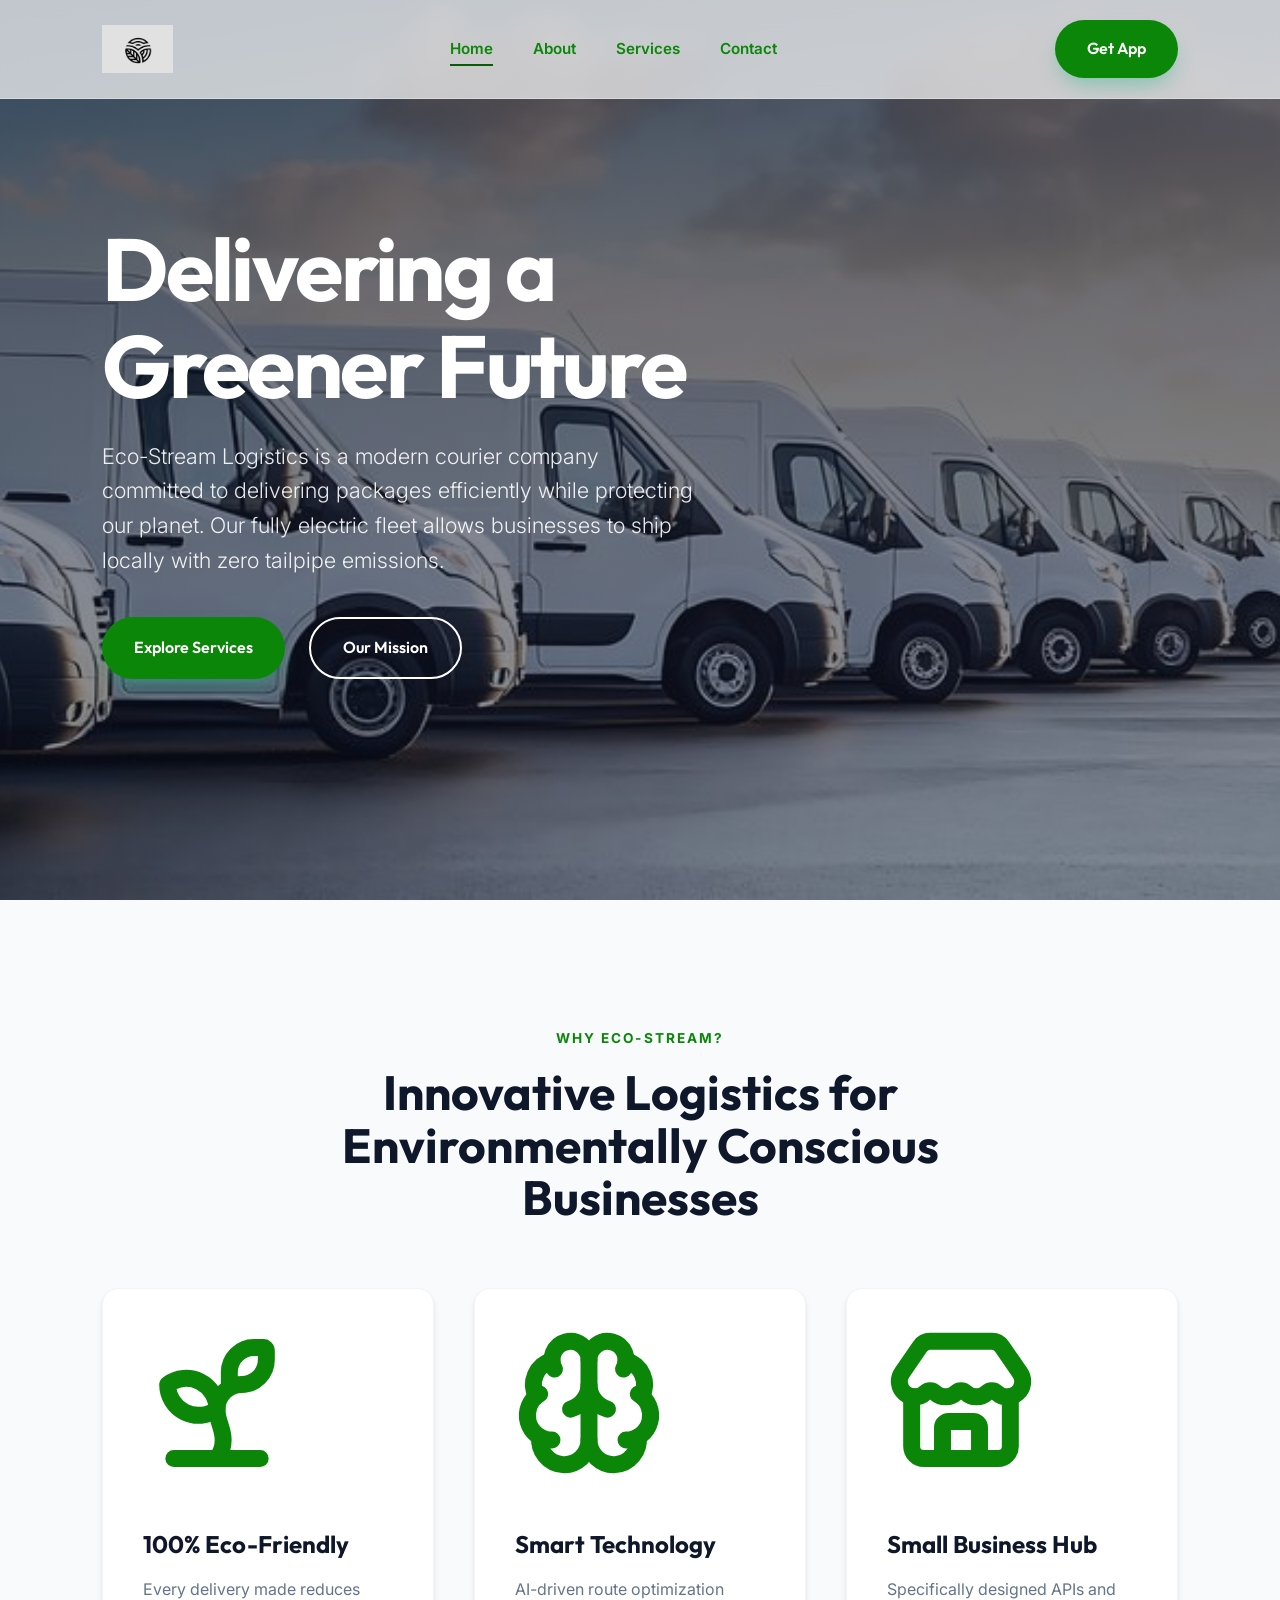
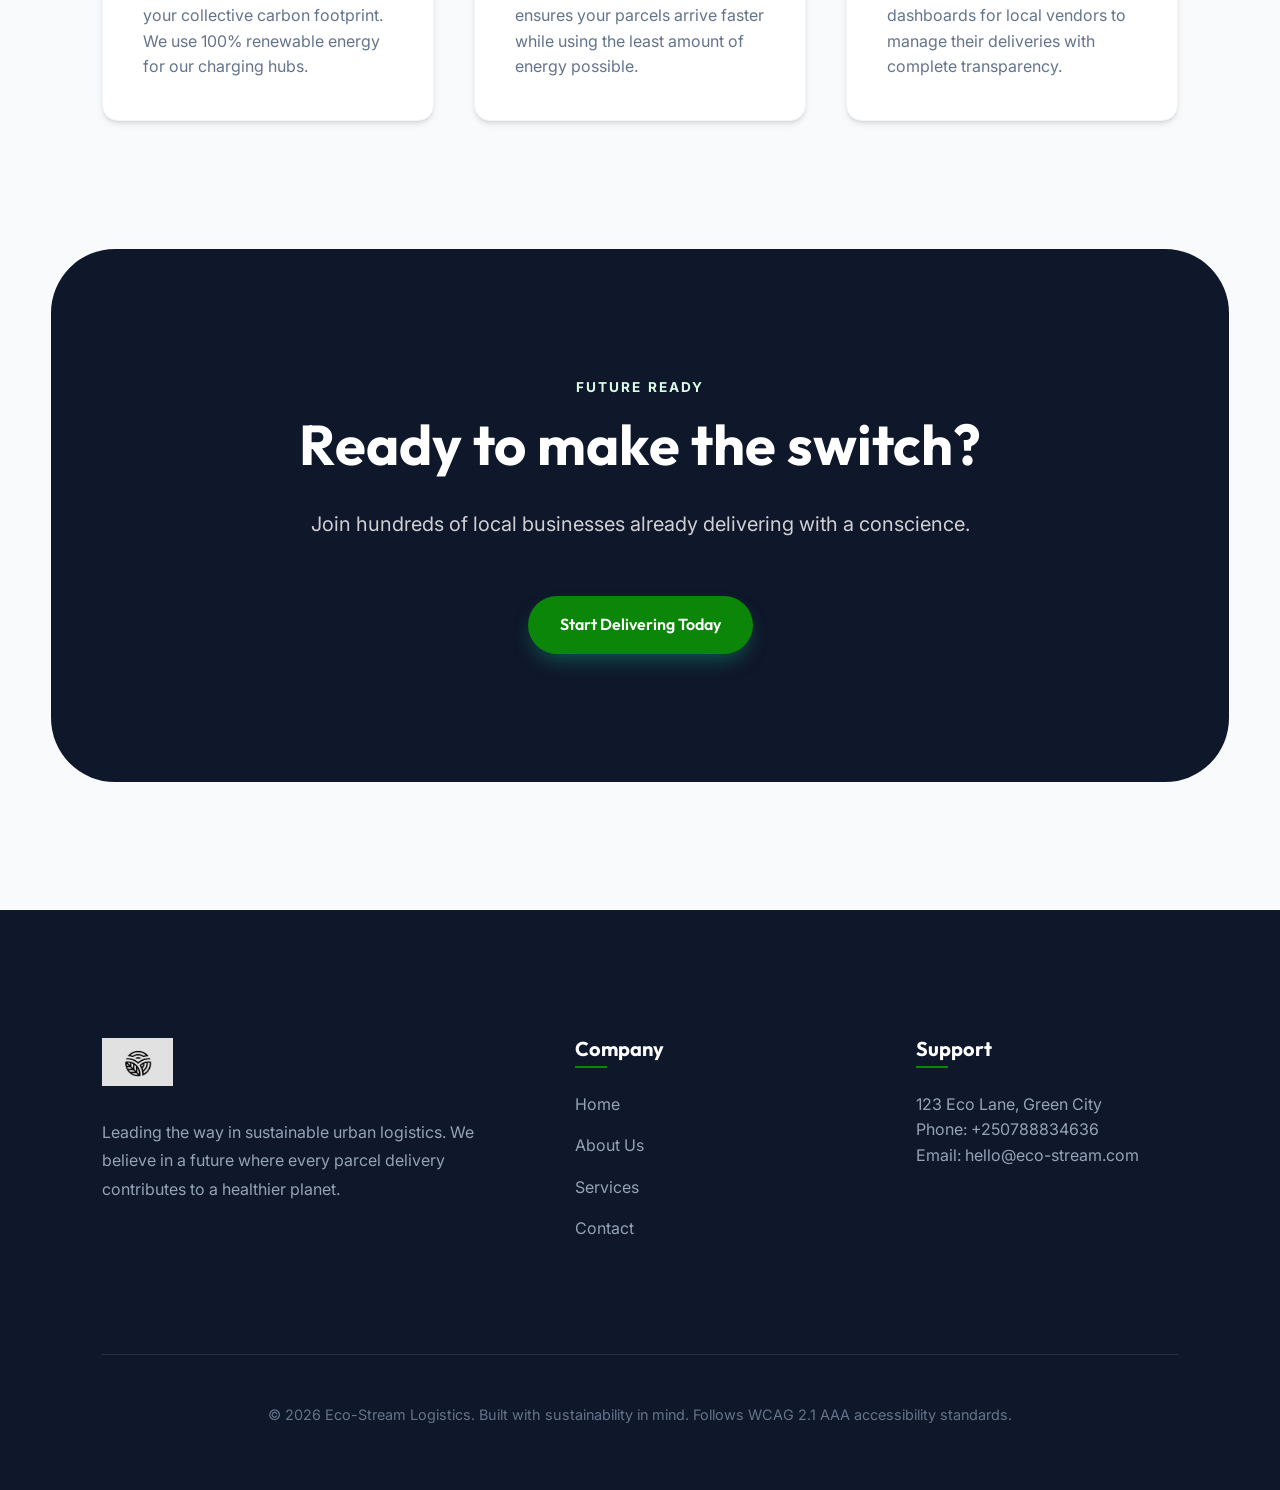
<file: index.html>
<!DOCTYPE html>
<html lang="en">

<head>
    <meta charset="UTF-8">
    <meta name="viewport" content="width=device-width, initial-scale=1.0">
    <meta name="description" content="Eco-Stream Logistics - Zero-emission courier services for a cleaner future.">
    <title>Eco-Stream Logistics | Premium Green Delivery</title>
    <link rel="stylesheet" href="style.css">
</head>

<body>
    <div id="preloader">
        <div class="preloader-content">
            <img src="assets/logo.jfif" alt="Eco-Stream Logo" class="preloader-logo">
            <div class="preloader-name">Eco-<span>Stream</span></div>
            <div class="loader-bar"></div>
        </div>
    </div>

    <nav>
        <a href="index.html" class="logo">
            <img src="assets/logo.jfif" alt="Eco-Stream Logo">
        </a>
        <ul class="nav-links">
            <li><a href="index.html">Home</a></li>
            <li><a href="about.html">About</a></li>
            <li><a href="services.html">Services</a></li>
            <li><a href="contact.html">Contact</a></li>
        </ul>
        <a href="signin.html" class="btn btn-primary">Get App</a>
    </nav>

    <header class="hero">
        <div class="hero-content">
            <h1>Delivering a <br><span>Greener</span> Future</h1>
            <p>Eco-Stream Logistics is a modern courier company committed to delivering packages efficiently while
                protecting our planet. Our fully electric fleet allows businesses to ship locally with zero tailpipe
                emissions.</p>
            <div style="display: flex; gap: 1.5rem; flex-wrap: wrap;">
                <a href="services.html" class="btn btn-primary">Explore Services</a>
                <a href="about.html" class="btn btn-outline">Our Mission</a>
            </div>
        </div>
    </header>

    <main>
        <section class="section">
            <span class="section-tag reveal">Why Eco-Stream?</span>
            <h2 class="section-title reveal">Innovative Logistics for Environmentally Conscious Businesses</h2>

            <div class="grid grid-3">
                <div class="card reveal">
                    <div class="card-icon"><svg xmlns="http://www.w3.org/2000/svg" width="148" height="148"
                            viewBox="0 0 24 24" fill="none" stroke="#0b8609" stroke-width="2.75" stroke-linecap="round"
                            stroke-linejoin="round" class="lucide lucide-sprout-icon lucide-sprout">
                            <path
                                d="M14 9.536V7a4 4 0 0 1 4-4h1.5a.5.5 0 0 1 .5.5V5a4 4 0 0 1-4 4 4 4 0 0 0-4 4c0 2 1 3 1 5a5 5 0 0 1-1 3" />
                            <path d="M4 9a5 5 0 0 1 8 4 5 5 0 0 1-8-4" />
                            <path d="M5 21h14" />
                        </svg></div>
                    <h3>100% Eco-Friendly</h3>
                    <p>Every delivery made reduces your collective carbon footprint. We use 100% renewable energy for
                        our charging hubs.</p>
                </div>
                <div class="card reveal">
                    <div class="card-icon"><svg xmlns="http://www.w3.org/2000/svg" width="148" height="148"
                            viewBox="0 0 24 24" fill="none" stroke="#0b8609" stroke-width="2.75" stroke-linecap="round"
                            stroke-linejoin="round" class="lucide lucide-brain-icon lucide-brain">
                            <path d="M12 18V5" />
                            <path d="M15 13a4.17 4.17 0 0 1-3-4 4.17 4.17 0 0 1-3 4" />
                            <path d="M17.598 6.5A3 3 0 1 0 12 5a3 3 0 1 0-5.598 1.5" />
                            <path d="M17.997 5.125a4 4 0 0 1 2.526 5.77" />
                            <path d="M18 18a4 4 0 0 0 2-7.464" />
                            <path d="M19.967 17.483A4 4 0 1 1 12 18a4 4 0 1 1-7.967-.517" />
                            <path d="M6 18a4 4 0 0 1-2-7.464" />
                            <path d="M6.003 5.125a4 4 0 0 0-2.526 5.77" />
                        </svg></div>
                    <h3>Smart Technology</h3>
                    <p>AI-driven route optimization ensures your parcels arrive faster while using the least amount of
                        energy possible.</p>
                </div>
                <div class="card reveal">
                    <div class="card-icon"><svg xmlns="http://www.w3.org/2000/svg" width="148" height="148"
                            viewBox="0 0 24 24" fill="none" stroke="#0b8609" stroke-width="2.75" stroke-linecap="round"
                            stroke-linejoin="round" class="lucide lucide-store-icon lucide-store">
                            <path d="M15 21v-5a1 1 0 0 0-1-1h-4a1 1 0 0 0-1 1v5" />
                            <path
                                d="M17.774 10.31a1.12 1.12 0 0 0-1.549 0 2.5 2.5 0 0 1-3.451 0 1.12 1.12 0 0 0-1.548 0 2.5 2.5 0 0 1-3.452 0 1.12 1.12 0 0 0-1.549 0 2.5 2.5 0 0 1-3.77-3.248l2.889-4.184A2 2 0 0 1 7 2h10a2 2 0 0 1 1.653.873l2.895 4.192a2.5 2.5 0 0 1-3.774 3.244" />
                            <path d="M4 10.95V19a2 2 0 0 0 2 2h12a2 2 0 0 0 2-2v-8.05" />
                        </svg></div>
                    <h3>Small Business Hub</h3>
                    <p>Specifically designed APIs and dashboards for local vendors to manage their deliveries with
                        complete transparency.</p>
                </div>
            </div>
        </section>

        <section class="section"
            style="background: var(--secondary); color: white; border-radius: 4rem; margin: 0 4% 8rem;">
            <div style="text-align: center; max-width: 900px; margin: 0 auto;">
                <span class="section-tag" style="color: var(--primary-light);">Future Ready</span>
                <h2 style="color: white; margin-bottom: 2rem; font-size: 3.5rem;">Ready to make the switch?</h2>
                <p style="font-size: 1.25rem; opacity: 0.8; margin-bottom: 3.5rem;">Join hundreds of local businesses
                    already delivering with a conscience.</p>
                <a href="contact.html" class="btn btn-primary">Start Delivering Today</a>
            </div>
        </section>
    </main>

    <footer>
        <div class="footer-content">
            <div class="footer-section">
                <a href="index.html" class="logo" style="margin-bottom: 2rem;">
                    <img src="assets/logo.jfif" alt="Eco-Stream Logo">
                </a>
                <p style="color: #94a3b8; line-height: 1.8;">Leading the way in sustainable urban logistics. We believe
                    in a future where every parcel delivery contributes to a healthier planet.</p>
            </div>
            <div class="footer-section">
                <h4>Company</h4>
                <ul class="footer-links">
                    <li><a href="index.html">Home</a></li>
                    <li><a href="about.html">About Us</a></li>
                    <li><a href="services.html">Services</a></li>
                    <li><a href="contact.html">Contact</a></li>
                </ul>
            </div>
            <div class="footer-section">
                <h4>Support</h4>
                <p style="color: #94a3b8;">123 Eco Lane, Green City<br>Phone: +250788834636<br>Email:
                    hello@eco-stream.com</p>
            </div>
        </div>
        <div class="footer-bottom">
            &copy; 2026 Eco-Stream Logistics. Built with sustainability in mind. Follows WCAG 2.1 AAA accessibility
            standards.
        </div>
    </footer>

    <script src="script.js"></script>
</body>

</html>
</file>
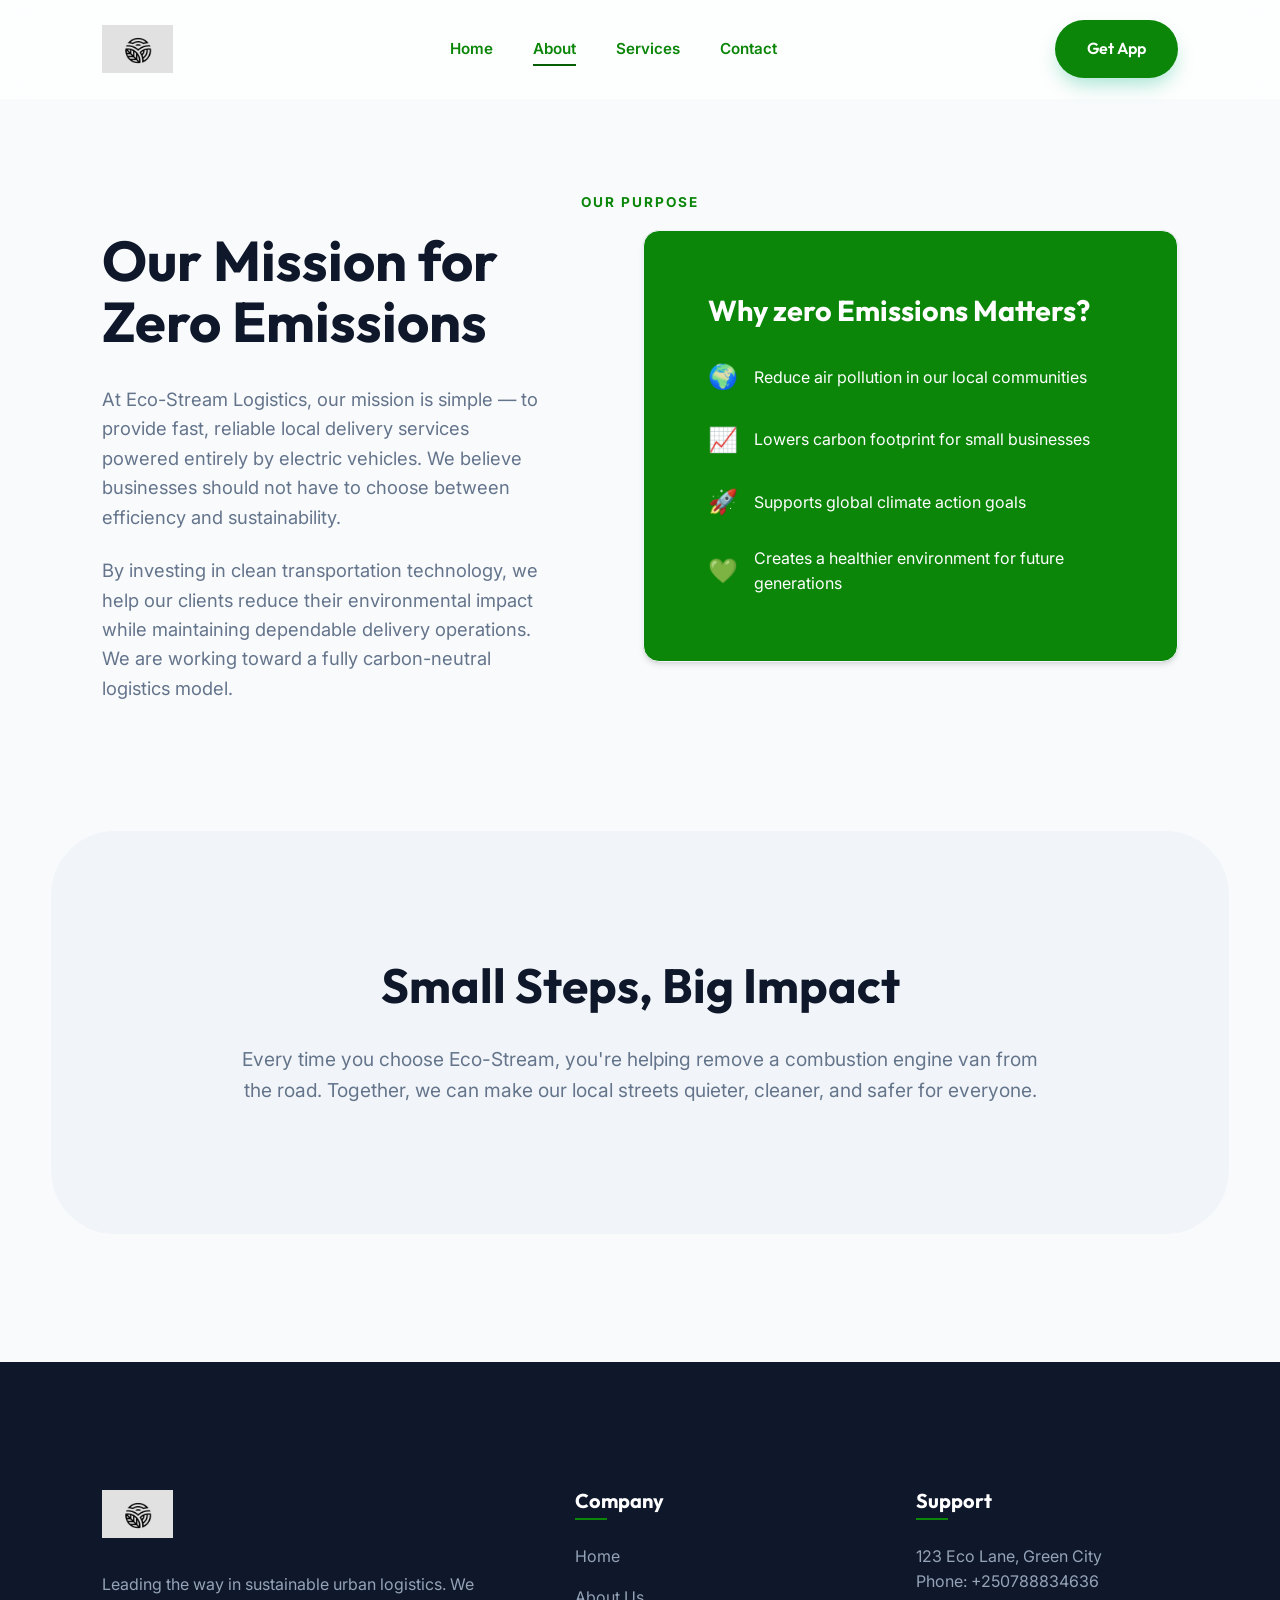
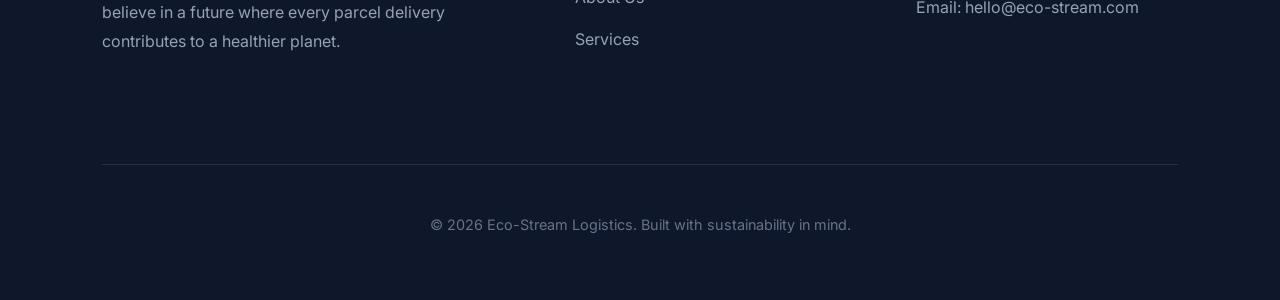
<file: about.html>
<!DOCTYPE html>
<html lang="en">

<head>
    <meta charset="UTF-8">
    <meta name="viewport" content="width=device-width, initial-scale=1.0">
    <title>About Us | Eco-Stream Logistics</title>
    <link rel="stylesheet" href="style.css">
</head>

<body>
    <div id="preloader">
        <div class="preloader-content">
            <img src="assets/logo.jfif" alt="Eco-Stream Logo" class="preloader-logo">
            <div class="preloader-name">Eco-<span>Stream</span></div>
            <div class="loader-bar"></div>
        </div>
    </div>

    <nav>
        <a href="index.html" class="logo">
            <img src="assets/logo.jfif" alt="Eco-Stream Logo">
        </a>
        <ul class="nav-links">
            <li><a href="index.html">Home</a></li>
            <li><a href="about.html">About</a></li>
            <li><a href="services.html">Services</a></li>
            <li><a href="contact.html">Contact</a></li>
        </ul>
        <a href="signin.html" class="btn btn-primary">Get App</a>
    </nav>

    <main>
        <section class="section" style="margin-top: 4rem;">
            <span class="section-tag reveal">Our Purpose</span>
            <div class="contact-layout">
                <div class="reveal">
                    <h2 style="font-size: 3.5rem; margin-bottom: 2rem;">Our Mission for Zero Emissions</h2>
                    <p style="font-size: 1.15rem; color: var(--text-muted); margin-bottom: 1.5rem;">At Eco-Stream
                        Logistics, our mission is simple — to provide fast, reliable local delivery
                        services powered entirely by electric vehicles. We believe businesses should not have to choose
                        between efficiency and sustainability.</p>
                    <p style="font-size: 1.15rem; color: var(--text-muted);">By investing in clean transportation
                        technology, we help
                        our clients reduce their environmental impact while maintaining dependable delivery operations.
                        We are working toward a fully carbon-neutral logistics model.</p>
                </div>
                <div class="card reveal"
                    style="background: var(--primary); color: white; text-align: left; padding: 4rem;">
                    <h3 style="color: white; font-size: 1.8rem; margin-bottom: 2rem;">Why zero Emissions Matters?</h3>
                    <ul style="list-style: none;">
                        <li style="margin-bottom: 1.5rem; display: flex; align-items: center; gap: 1rem;">
                            <span style="font-size: 1.5rem;">🌍</span> Reduce air pollution in our local communities
                        </li>
                        <li style="margin-bottom: 1.5rem; display: flex; align-items: center; gap: 1rem;">
                            <span style="font-size: 1.5rem;">📈</span> Lowers carbon footprint for small businesses
                        </li>
                        <li style="margin-bottom: 1.5rem; display: flex; align-items: center; gap: 1rem;">
                            <span style="font-size: 1.5rem;">🚀</span> Supports global climate action goals
                        </li>
                        <li style="display: flex; align-items: center; gap: 1rem;">
                            <span style="font-size: 1.5rem;">💚</span> Creates a healthier environment for future
                            generations
                        </li>
                    </ul>
                </div>
            </div>
        </section>

        <section class="section reveal"
            style="text-align: center; background: #f1f5f9; border-radius: 4rem; margin: 0 4% 8rem;">
            <h2 class="section-title" style="margin-bottom: 2rem;">Small Steps, Big Impact</h2>
            <p style="max-width: 800px; margin: 0 auto; color: var(--text-muted); font-size: 1.2rem;">Every time you
                choose Eco-Stream, you're helping remove a
                combustion engine van from the road. Together, we can make our local streets quieter, cleaner, and safer
                for everyone.</p>
        </section>
    </main>

    <footer>
        <div class="footer-content">
            <div class="footer-section">
                <a href="index.html" class="logo" style="margin-bottom: 2rem;">
                    <img src="assets/logo.jfif" alt="Eco-Stream Logo">
                </a>
                <p style="color: #94a3b8; line-height: 1.8;">Leading the way in sustainable urban logistics. We believe
                    in a future where every parcel delivery contributes to a healthier planet.</p>
            </div>
            <div class="footer-section">
                <h4>Company</h4>
                <ul class="footer-links">
                    <li><a href="index.html">Home</a></li>
                    <li><a href="about.html">About Us</a></li>
                    <li><a href="services.html">Services</a></li>
                </ul>
            </div>
            <div class="footer-section">
                <h4>Support</h4>
                <p style="color: #94a3b8;">123 Eco Lane, Green City<br>Phone: +250788834636<br>Email:
                    hello@eco-stream.com</p>
            </div>
        </div>
        <div class="footer-bottom">
            &copy; 2026 Eco-Stream Logistics. Built with sustainability in mind.
        </div>
    </footer>

    <script src="script.js"></script>
</body>

</html>
</file>
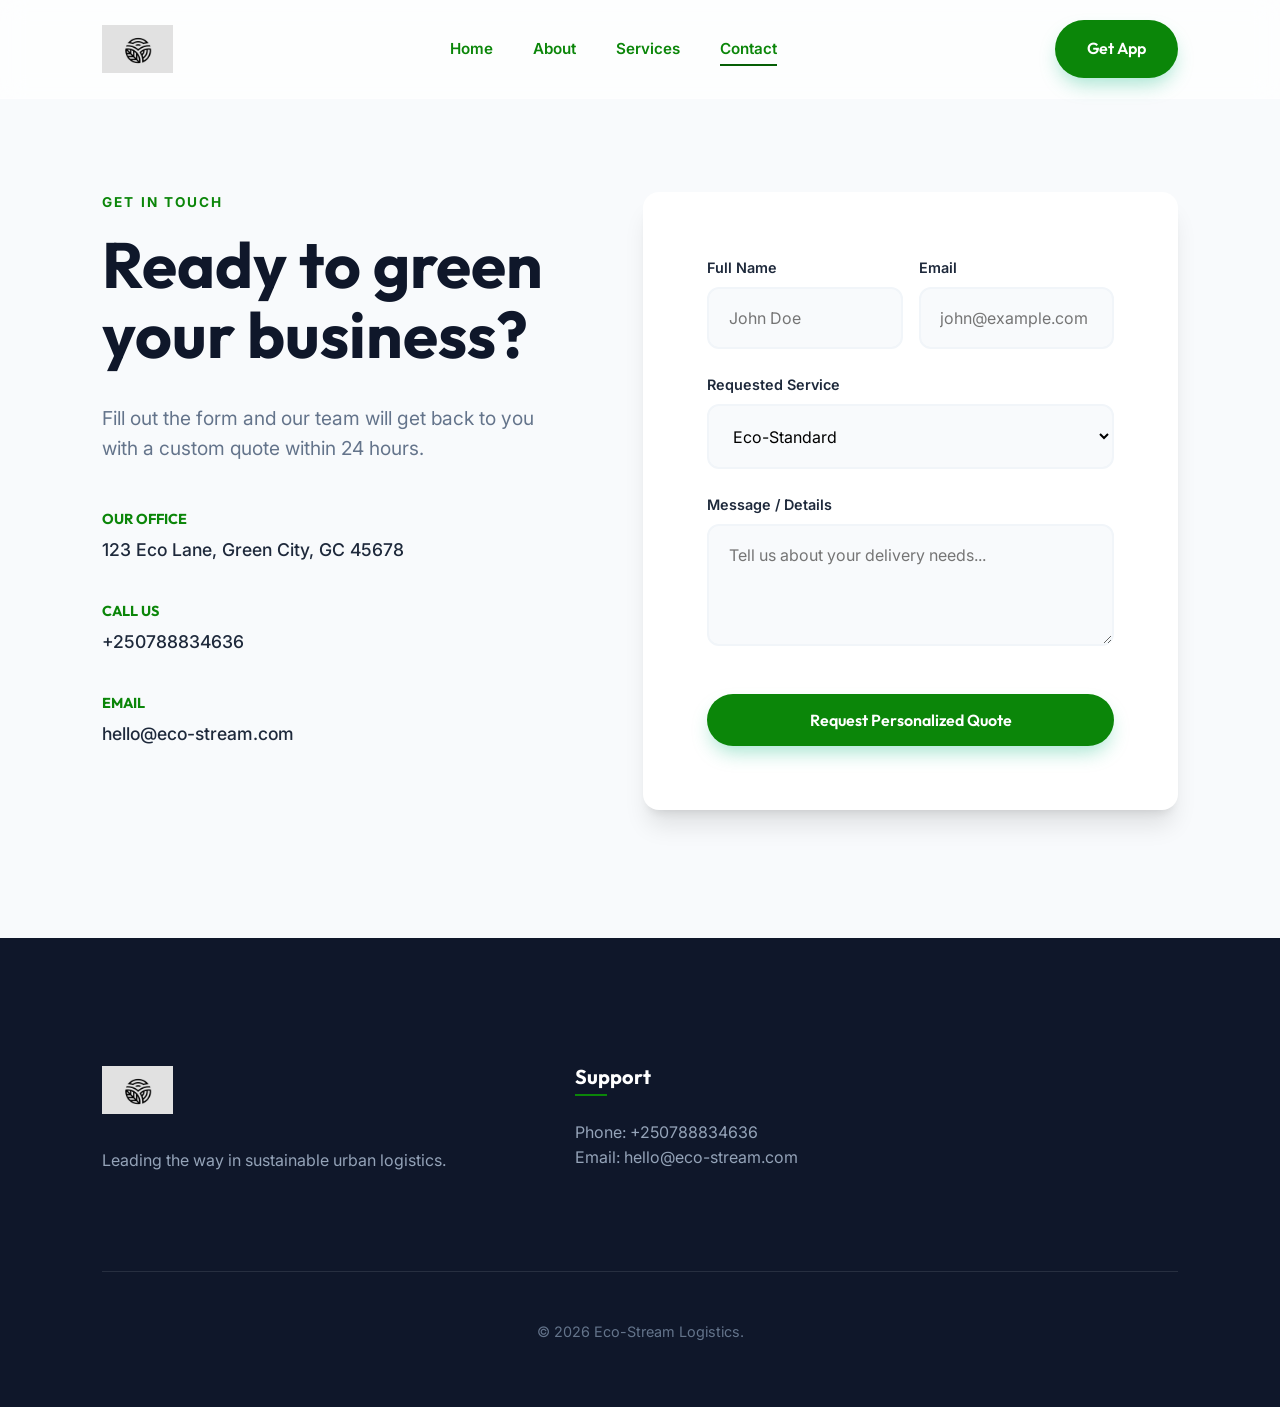
<file: contact.html>
<!DOCTYPE html>
<html lang="en">

<head>
    <meta charset="UTF-8">
    <meta name="viewport" content="width=device-width, initial-scale=1.0">
    <title>Contact Us | Eco-Stream Logistics</title>
    <link rel="stylesheet" href="style.css">
</head>

<body>
    <div id="preloader">
        <div class="preloader-content">
            <img src="assets/logo.jfif" alt="Eco-Stream Logo" class="preloader-logo">
            <div class="preloader-name">Eco-<span>Stream</span></div>
            <div class="loader-bar"></div>
        </div>
    </div>

    <nav>
        <a href="index.html" class="logo">
            <img src="assets/logo.jfif" alt="Eco-Stream Logo">
        </a>
        <ul class="nav-links">
            <li><a href="index.html">Home</a></li>
            <li><a href="about.html">About</a></li>
            <li><a href="services.html">Services</a></li>
            <li><a href="contact.html">Contact</a></li>
        </ul>
        <a href="signin.html" class="btn btn-primary">Get App</a>
    </nav>

    <main>
        <section class="section" style="margin-top: 4rem;">
            <div class="contact-layout">
                <div class="contact-info reveal">
                    <span class="section-tag" style="text-align: left; margin-left: 0;">Get in Touch</span>
                    <h1>Ready to green your business?</h1>
                    <p style="font-size: 1.2rem; color: var(--text-muted); margin-bottom: 3rem;">Fill out the form and
                        our team will get back to you with a custom quote within 24 hours.</p>

                    <div class="info-item">
                        <h3>Our Office</h3>
                        <p style="font-size: 1.1rem; font-weight: 500;">123 Eco Lane, Green City, GC 45678</p>
                    </div>

                    <div class="info-item">
                        <h3>Call Us</h3>
                        <p style="font-size: 1.1rem; font-weight: 500;">+250788834636</p>
                    </div>

                    <div class="info-item">
                        <h3>Email</h3>
                        <p style="font-size: 1.1rem; font-weight: 500;">hello@eco-stream.com</p>
                    </div>
                </div>

                <div class="contact-card reveal">
                    <form action="https://formspree.io/f/xvzbdorl" method="POST">
                        <!-- Redirect after submission -->
                        <input type="hidden" name="_redirect" value="/thank-you.html">
                        <!-- Honeypot field -->
                        <input type="text" name="_gotcha" style="display:none">
                        <div style="display: grid; grid-template-columns: 1fr 1fr; gap: 1rem;">
                            <div>
                                <label
                                    style="font-weight: 600; font-size: 0.9rem; margin-bottom: 0.5rem; display: block;">Full
                                    Name</label>
                                <input type="text" id="name" name="fullname" class="form-control" placeholder="John Doe"
                                    required>
                            </div>
                            <div>
                                <label
                                    style="font-weight: 600; font-size: 0.9rem; margin-bottom: 0.5rem; display: block;">Email</label>
                                <input type="email" id="email" name="email" class="form-control"
                                    placeholder="john@example.com" required>
                            </div>
                        </div>

                        <label
                            style="font-weight: 600; font-size: 0.9rem; margin-bottom: 0.5rem; display: block;">Requested
                            Service</label>
                        <select id="service" name="service" class="form-control">
                            <option value="standard">Eco-Standard</option>
                            <option value="priority">Eco-Priority</option>
                            <option value="express">Eco-Express</option>
                            <option value="custom">Custom Commercial</option>
                        </select>

                        <label
                            style="font-weight: 600; font-size: 0.9rem; margin-bottom: 0.5rem; display: block;">Message
                            / Details</label>
                        <textarea id="message" name="message" class="form-control" rows="4"
                            placeholder="Tell us about your delivery needs..." required></textarea>

                        <button type="submit" class="btn btn-primary" style="width: 100%; margin-top: 1rem;">Request
                            Personalized Quote</button>
                    </form>
                </div>
            </div>
        </section>
    </main>

    <footer>
        <div class="footer-content">
            <div class="footer-section">
                <a href="index.html" class="logo" style="margin-bottom: 2rem;">
                    <img src="assets/logo.jfif" alt="Eco-Stream Logo">
                </a>
                <p style="color: #94a3b8; line-height: 1.8;">Leading the way in sustainable urban logistics.</p>
            </div>
            <div class="footer-section">
                <h4>Support</h4>
                <p style="color: #94a3b8;">Phone: +250788834636<br>Email: hello@eco-stream.com</p>
            </div>
        </div>
        <div class="footer-bottom">
            &copy; 2026 Eco-Stream Logistics.
        </div>
    </footer>

    <script src="script.js"></script>
</body>

</html>
</file>
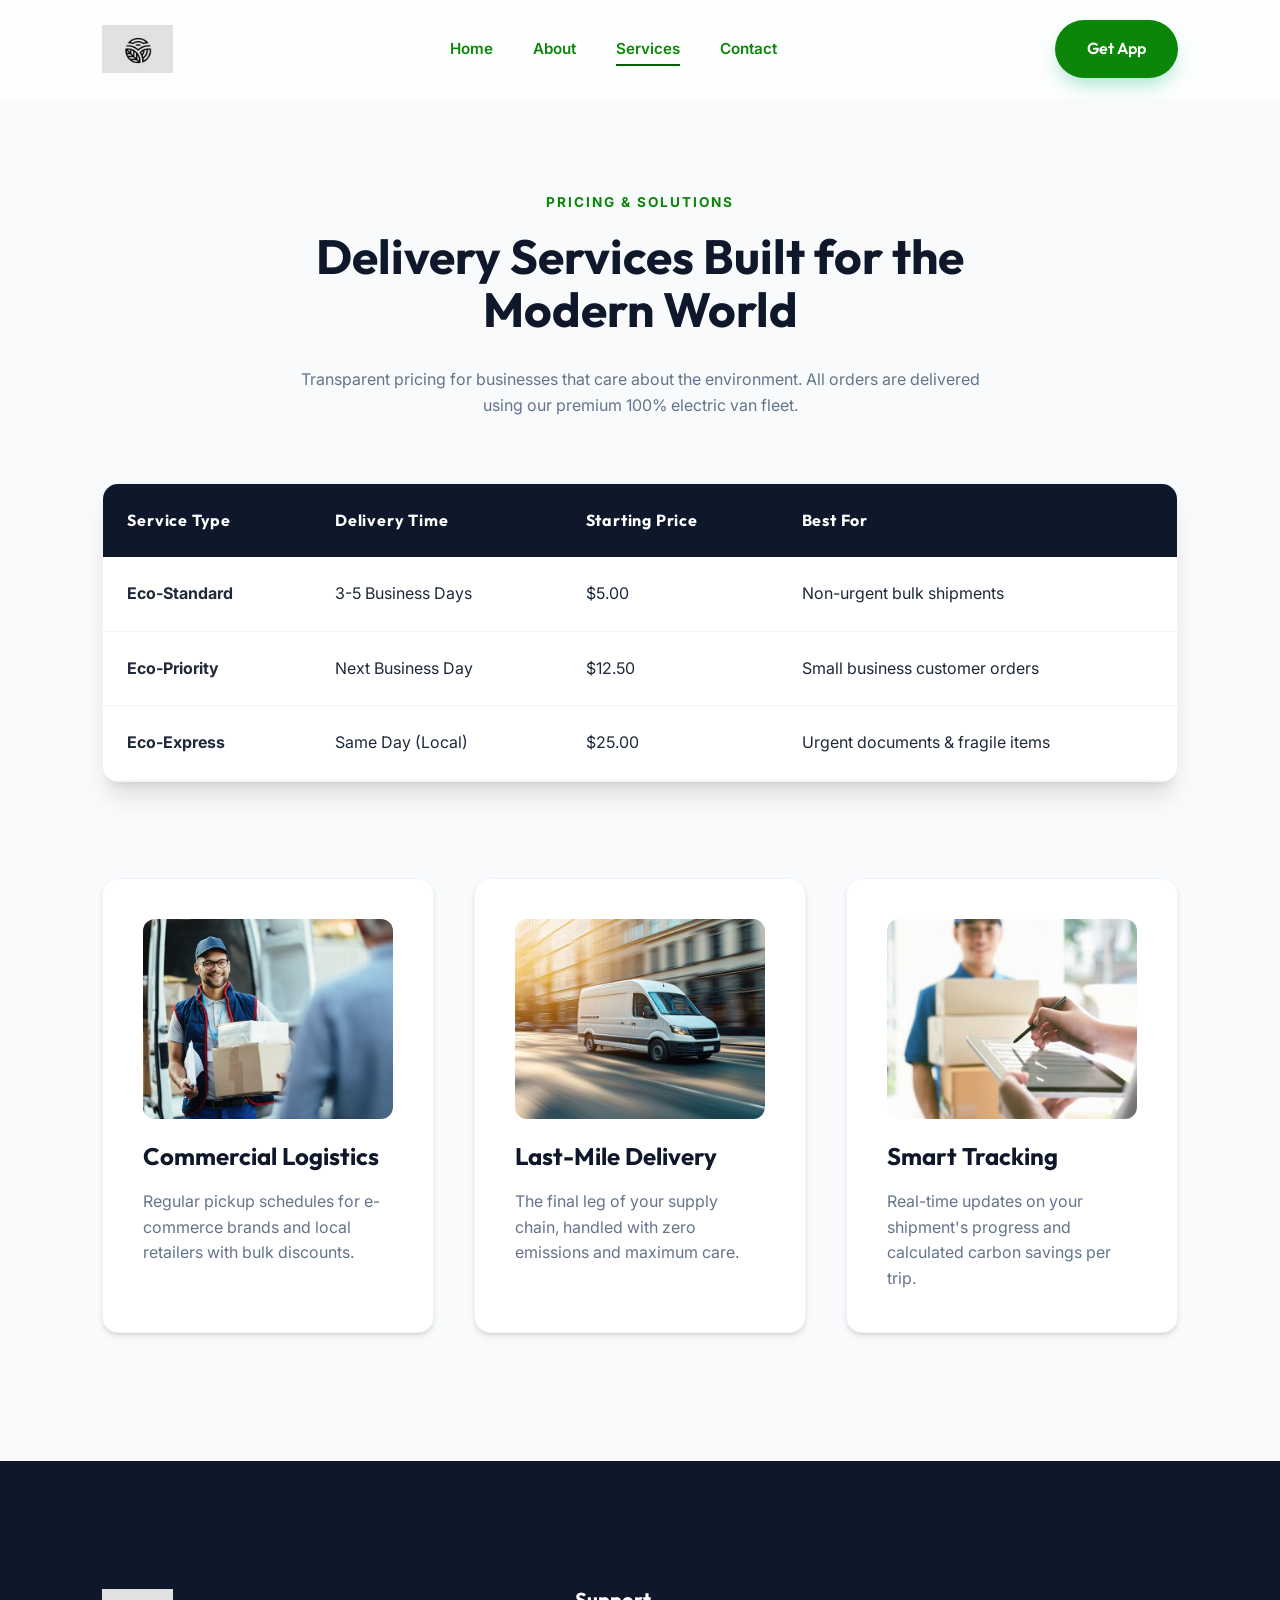
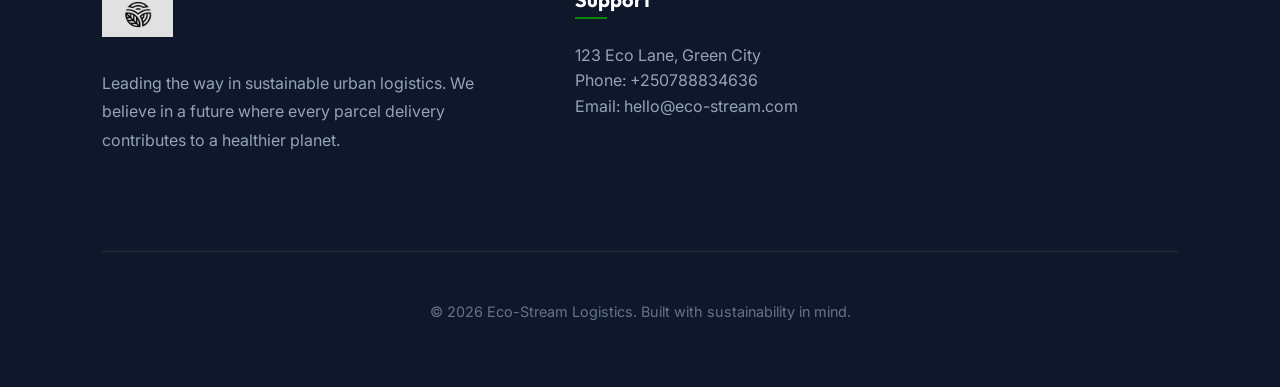
<file: services.html>
<!DOCTYPE html>
<html lang="en">

<head>
    <meta charset="UTF-8">
    <meta name="viewport" content="width=device-width, initial-scale=1.0">
    <title>Our Services | Eco-Stream Logistics</title>
    <link rel="stylesheet" href="style.css">
</head>

<body>
    <div id="preloader">
        <div class="preloader-content">
            <img src="assets/logo.jfif" alt="Eco-Stream Logo" class="preloader-logo">
            <div class="preloader-name">Eco-<span>Stream</span></div>
            <div class="loader-bar"></div>
        </div>
    </div>

    <nav>
        <a href="index.html" class="logo">
            <img src="assets/logo.jfif" alt="Eco-Stream Logo">
        </a>
        <ul class="nav-links">
            <li><a href="index.html">Home</a></li>
            <li><a href="about.html">About</a></li>
            <li><a href="services.html">Services</a></li>
            <li><a href="contact.html">Contact</a></li>
        </ul>
        <a href="signin.html" class="btn btn-primary">Get App</a>
    </nav>

    <main>
        <section class="section" style="margin-top: 4rem;">
            <span class="section-tag reveal">Pricing & Solutions</span>
            <h1 class="section-title reveal">Delivery Services Built for the Modern World</h1>
            <p style="text-align: center; max-width: 700px; margin: -2rem auto 4rem; color: var(--text-muted);"
                class="reveal">Transparent pricing for businesses that care about the environment. All orders are
                delivered using our premium 100% electric van fleet.</p>

            <div class="table-container reveal">
                <table>
                    <thead>
                        <tr>
                            <th>Service Type</th>
                            <th>Delivery Time</th>
                            <th>Starting Price</th>
                            <th>Best For</th>
                        </tr>
                    </thead>
                    <tbody>
                        <tr>
                            <td><strong>Eco-Standard</strong></td>
                            <td>3-5 Business Days</td>
                            <td>$5.00</td>
                            <td>Non-urgent bulk shipments</td>
                        </tr>
                        <tr>
                            <td><strong>Eco-Priority</strong></td>
                            <td>Next Business Day</td>
                            <td>$12.50</td>
                            <td>Small business customer orders</td>
                        </tr>
                        <tr>
                            <td><strong>Eco-Express</strong></td>
                            <td>Same Day (Local)</td>
                            <td>$25.00</td>
                            <td>Urgent documents & fragile items</td>
                        </tr>
                    </tbody>
                </table>
            </div>

            <div class="grid grid-3" style="margin-top: 6rem;">
                <div class="card reveal">
                    <div class="card-image-container"
                        style="height: 200px; margin-bottom: 1.5rem; overflow: hidden; border-radius: var(--radius-md);">
                        <img src="assets/Commercial Logistics.jfif" alt="Commercial Logistics"
                            style="width: 100%; height: 100%; object-fit: cover;">
                    </div>
                    <h3>Commercial Logistics</h3>
                    <p>Regular pickup schedules for e-commerce brands and local retailers with bulk discounts.</p>
                </div>
                <div class="card reveal">
                    <div class="card-image-container"
                        style="height: 200px; margin-bottom: 1.5rem; overflow: hidden; border-radius: var(--radius-md);">
                        <img src="assets/Last-Mile Delivery.jfif" alt="Last-Mile Delivery"
                            style="width: 100%; height: 100%; object-fit: cover;">
                    </div>
                    <h3>Last-Mile Delivery</h3>
                    <p>The final leg of your supply chain, handled with zero emissions and maximum care.</p>
                </div>
                <div class="card reveal">
                    <div class="card-image-container"
                        style="height: 200px; margin-bottom: 1.5rem; overflow: hidden; border-radius: var(--radius-md);">
                        <img src="assets/Smart Tracking.jfif" alt="Smart Tracking"
                            style="width: 100%; height: 100%; object-fit: cover;">
                    </div>
                    <h3>Smart Tracking</h3>
                    <p>Real-time updates on your shipment's progress and calculated carbon savings per trip.</p>
                </div>
            </div>
        </section>
    </main>

    <footer>
        <div class="footer-content">
            <div class="footer-section">
                <a href="index.html" class="logo" style="margin-bottom: 2rem;">
                    <img src="assets/logo.jfif" alt="Eco-Stream Logo">
                </a>
                <p style="color: #94a3b8; line-height: 1.8;">Leading the way in sustainable urban logistics. We believe
                    in a future where every parcel delivery contributes to a healthier planet.</p>
            </div>
            <div class="footer-section">
                <h4>Support</h4>
                <p style="color: #94a3b8;">123 Eco Lane, Green City<br>Phone: +250788834636<br>Email:
                    hello@eco-stream.com</p>
            </div>
        </div>
        <div class="footer-bottom">
            &copy; 2026 Eco-Stream Logistics. Built with sustainability in mind.
        </div>
    </footer>

    <script src="script.js"></script>
</body>

</html>
</file>
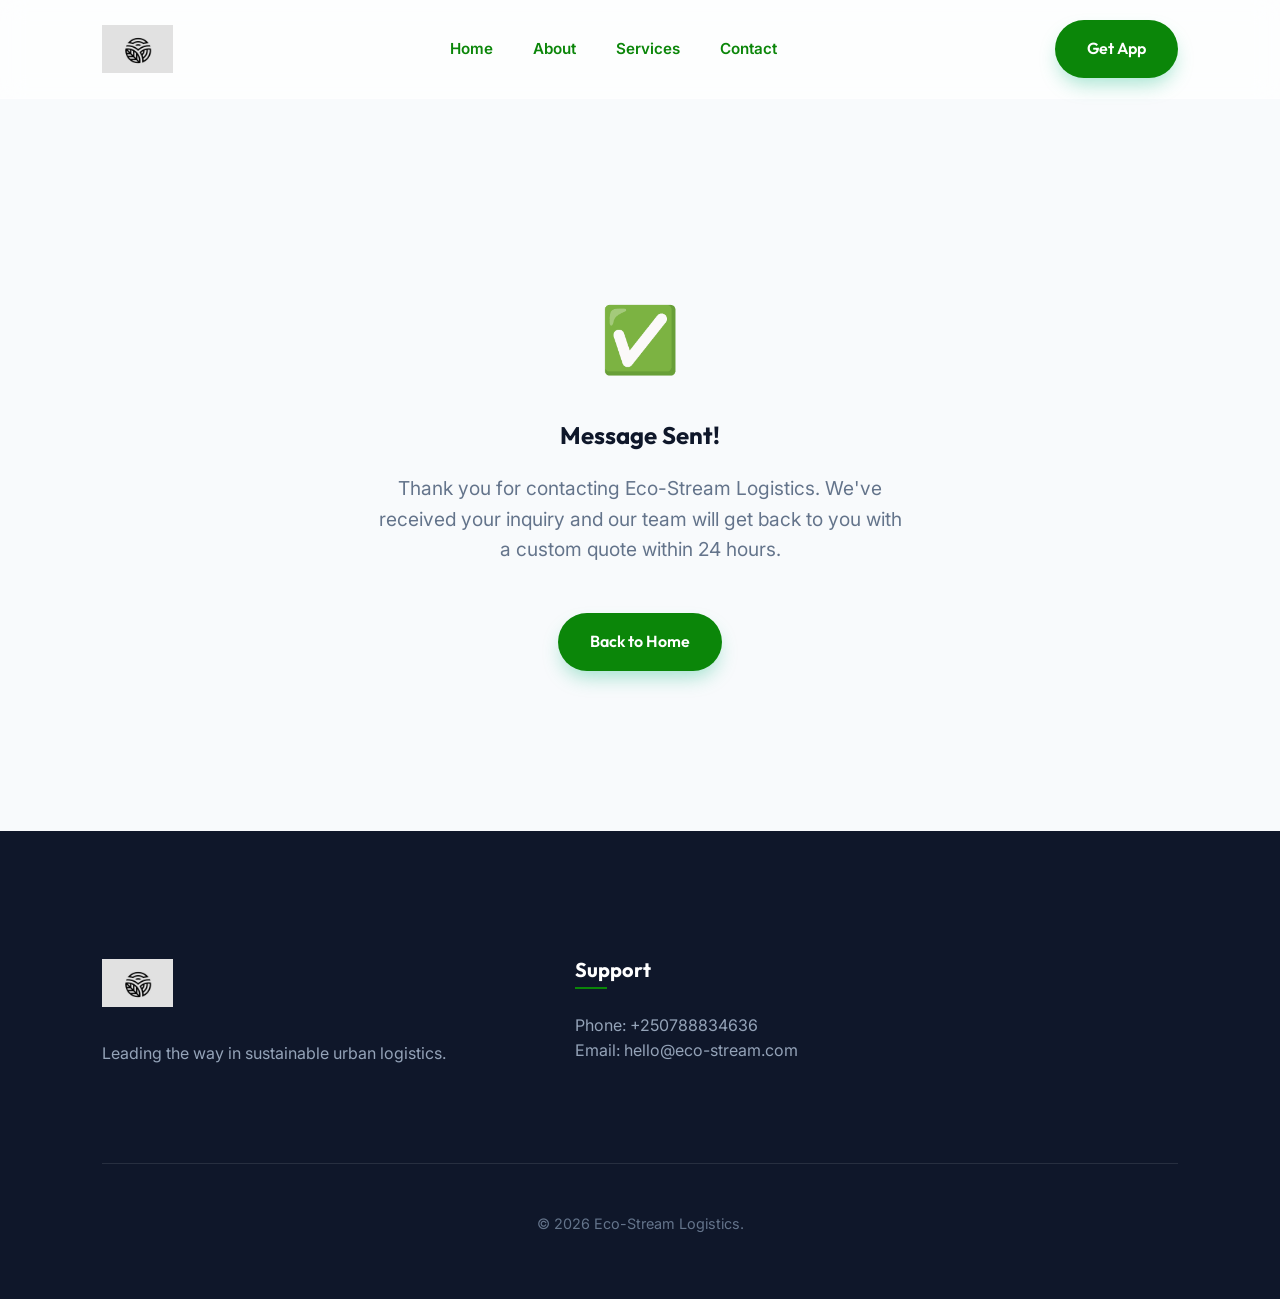
<file: thank-you.html>
<!DOCTYPE html>
<html lang="en">

<head>
    <meta charset="UTF-8">
    <meta name="viewport" content="width=device-width, initial-scale=1.0">
    <title>Thank You | Eco-Stream Logistics</title>
    <link rel="stylesheet" href="style.css">
</head>

<body>
    <div id="preloader">
        <div class="preloader-content">
            <img src="assets/logo.jfif" alt="Eco-Stream Logo" class="preloader-logo">
            <div class="preloader-name">Eco-<span>Stream</span></div>
            <div class="loader-bar"></div>
        </div>
    </div>

    <nav>
        <a href="index.html" class="logo">
            <img src="assets/logo.jfif" alt="Eco-Stream Logo">
        </a>
        <ul class="nav-links">
            <li><a href="index.html">Home</a></li>
            <li><a href="about.html">About</a></li>
            <li><a href="services.html">Services</a></li>
            <li><a href="contact.html">Contact</a></li>
        </ul>
        <a href="signin.html" class="btn btn-primary">Get App</a>
    </nav>

    <main>
        <section class="section" style="margin-top: 8rem; text-align: center;">
            <div
                style="max-width: 600px; margin: 0 auto; padding: 2rem; background: var(--card-bg); border-radius: 2rem; box-shadow: var(--shadow);">
                <div style="font-size: 4rem; margin-bottom: 2rem;">✅</div>
                <h1 style="margin-bottom: 1.5rem;">Message Sent!</h1>
                <p style="font-size: 1.2rem; color: var(--text-muted); margin-bottom: 3rem;">Thank you for contacting
                    Eco-Stream Logistics. We've received your inquiry and our team will get back to you with a custom
                    quote within 24 hours.</p>
                <a href="index.html" class="btn btn-primary">Back to Home</a>
            </div>
        </section>
    </main>

    <footer>
        <div class="footer-content">
            <div class="footer-section">
                <a href="index.html" class="logo" style="margin-bottom: 2rem;">
                    <img src="assets/logo.jfif" alt="Eco-Stream Logo">
                </a>
                <p style="color: #94a3b8; line-height: 1.8;">Leading the way in sustainable urban logistics.</p>
            </div>
            <div class="footer-section">
                <h4>Support</h4>
                <p style="color: #94a3b8;">Phone: +250788834636<br>Email: hello@eco-stream.com</p>
            </div>
        </div>
        <div class="footer-bottom">
            &copy; 2026 Eco-Stream Logistics.
        </div>
    </footer>

    <script src="script.js"></script>
</body>

</html>
</file>
<file: style.css>
@import url('https://fonts.googleapis.com/css2?family=Outfit:wght@300;400;600;700;800&family=Inter:wght@300;400;500;600&display=swap');

:root {
    --primary: #0b8609;
    --primary-dark: #065f05;
    --primary-light: #dcfce7;
    --secondary: #0f172a;
    --accent: #f59e0b;
    --surface: #ffffff;
    --background: #f8fafc;
    --text-main: #1e293b;
    --text-muted: #64748b;
    --glass: rgba(255, 255, 255, 0.7);
    --glass-border: rgba(255, 255, 255, 0.3);
    --shadow-sm: 0 1px 2px 0 rgb(0 0 0 / 0.05);
    --shadow-md: 0 4px 6px -1px rgb(0 0 0 / 0.1), 0 2px 4px -2px rgb(0 0 0 / 0.1);
    --shadow-lg: 0 10px 15px -3px rgb(0 0 0 / 0.1), 0 4px 6px -4px rgb(0 0 0 / 0.1);
    --shadow-xl: 0 20px 25px -5px rgb(0 0 0 / 0.1), 0 8px 10px -6px rgb(0 0 0 / 0.1);
    --radius-md: 0.75rem;
    --radius-lg: 1rem;
    --radius-full: 9999px;
    --transition: all 0.4s cubic-bezier(0.4, 0, 0.2, 1);
}

* {
    margin: 0;
    padding: 0;
    box-sizing: border-box;
}

body {
    font-family: 'Inter', sans-serif;
    line-height: 1.6;
    color: var(--text-main);
    background-color: var(--background);
    overflow-x: hidden;
    -webkit-font-smoothing: antialiased;
}

h1,
h2,
h3,
h4 {
    font-family: 'Outfit', sans-serif;
    color: var(--secondary);
    font-weight: 700;
    line-height: 1.1;
}

/* Animations */
@keyframes fadeInUp {
    from {
        opacity: 0;
        transform: translateY(30px);
    }

    to {
        opacity: 1;
        transform: translateY(0);
    }
}

.reveal {
    opacity: 0;
    transform: translateY(30px);
    transition: var(--transition);
}

.reveal.active {
    opacity: 1;
    transform: translateY(0);
}

/* Navigation Overhaul */
nav {
    display: flex;
    justify-content: space-between;
    align-items: center;
    padding: 1.25rem 8%;
    background: var(--glass);
    backdrop-filter: blur(12px);
    -webkit-backdrop-filter: blur(12px);
    position: fixed;
    top: 0;
    width: 100%;
    z-index: 1000;
    border-bottom: 1px solid var(--glass-border);
    transition: var(--transition);
}

nav.scrolled {
    padding: 0.8rem 8%;
    box-shadow: var(--shadow-lg);
}

.logo {
    text-decoration: none;
    font-family: 'Outfit', sans-serif;
    display: flex;
    align-items: center;
    gap: 0.5rem;
    letter-spacing: -0.02em;
    transition: var(--transition);
}

.logo img {
    height: 48px;
    width: auto;
    display: block;
    transition: var(--transition);
}

.logo:hover {
    transform: scale(1.02);
}

.logo span {
    color: var(--primary);
    font-size: 1.75rem;
    font-weight: 800;
}

.nav-links {
    display: flex;
    list-style: none;
    gap: 2.5rem;
    align-items: center;
}

.nav-links a {
    text-decoration: none;
    color: var(--primary);
    font-weight: 600;
    font-size: 0.95rem;
    transition: var(--transition);
    position: relative;
    padding: 0.5rem 0;
}

.nav-links a::after {
    content: '';
    position: absolute;
    bottom: 0;
    left: 0;
    width: 0;
    height: 2px;
    background: var(--primary-dark);
    transition: var(--transition);
}

.nav-links a:hover::after,
.nav-links a.active::after {
    width: 100%;
}

.nav-links a:hover {
    color: var(--primary-dark);
}

/* Hero Section Enhancement */
.hero {
    height: 100vh;
    min-height: 700px;
    display: flex;
    align-items: center;
    padding: 0 8%;
    background: linear-gradient(rgba(15, 23, 42, 0.7), rgba(15, 23, 42, 0.4)), url('assets/backgound1.jfif') center/cover no-repeat;
    color: white;
    position: relative;
    overflow: hidden;
}

.hero-content {
    max-width: 800px;
    animation: fadeInUp 1s ease-out forwards;
}

.hero h1 {
    font-size: clamp(3rem, 7vw, 5.5rem);
    color: white;
    margin-bottom: 1.5rem;
    letter-spacing: -0.03em;
}

.hero p {
    font-size: 1.35rem;
    margin-bottom: 2.5rem;
    color: rgba(255, 255, 255, 0.9);
    max-width: 600px;
    font-weight: 300;
}

/* Button System */
.btn {
    display: inline-flex;
    align-items: center;
    justify-content: center;
    padding: 1rem 2rem;
    border-radius: var(--radius-full);
    font-weight: 600;
    text-decoration: none;
    cursor: pointer;
    transition: var(--transition);
    border: none;
    font-family: 'Outfit', sans-serif;
    gap: 0.5rem;
    font-size: 1rem;
}

.btn-primary {
    background: var(--primary);
    color: white;
    box-shadow: 0 10px 20px -5px rgba(16, 185, 129, 0.4);
}

.btn-primary:hover {
    background: var(--primary-dark);
    transform: translateY(-3px);
    box-shadow: 0 15px 30px -5px rgba(16, 185, 129, 0.5);
}

.btn-outline {
    border: 2px solid white;
    color: white;
    background: transparent;
}

.btn-outline:hover {
    background: white;
    color: var(--secondary);
}

/* Section Styling */
.section {
    padding: 8rem 8%;
}

.section-tag {
    color: var(--primary);
    text-transform: uppercase;
    font-weight: 700;
    font-size: 0.85rem;
    letter-spacing: 0.15em;
    display: block;
    margin-bottom: 1rem;
    text-align: center;
}

.section-title {
    font-size: clamp(2rem, 4vw, 3rem);
    text-align: center;
    margin-bottom: 4rem;
    max-width: 800px;
    margin-left: auto;
    margin-right: auto;
}

/* Card Overhaul */
.grid {
    display: grid;
    gap: 2.5rem;
}

.grid-3 {
    grid-template-columns: repeat(auto-fit, minmax(320px, 1fr));
}

.card {
    background: var(--surface);
    padding: 2.5rem;
    border-radius: var(--radius-lg);
    box-shadow: var(--shadow-md);
    transition: var(--transition);
    border: 1px solid #f1f5f9;
    text-align: left;
}

.card:hover {
    transform: translateY(-12px);
    box-shadow: var(--shadow-xl);
    border-color: var(--primary-light);
}

.card-icon {
    font-size: 3rem;
    margin-bottom: 2rem;
    display: inline-block;
}

.card h3 {
    font-size: 1.5rem;
    margin-bottom: 1.25rem;
}

.card p {
    color: var(--text-muted);
}

/* Specialized Table */
.table-container {
    background: var(--surface);
    border-radius: var(--radius-lg);
    box-shadow: var(--shadow-xl);
    overflow: hidden;
    margin: 4rem 0;
    border: 1px solid #f1f5f9;
}

table {
    width: 100%;
    border-collapse: collapse;
}

th {
    background: var(--secondary);
    color: white;
    padding: 1.5rem;
    text-align: left;
    font-family: 'Outfit', sans-serif;
    letter-spacing: 0.05em;
}

td {
    padding: 1.5rem;
    border-bottom: 1px solid #f1f5f9;
    transition: var(--transition);
}

tr:hover td {
    background: #f8fafc;
}

/* Contact Form Overhaul */
.contact-layout {
    display: grid;
    grid-template-columns: 1fr 1.2fr;
    gap: 6rem;
    align-items: start;
}

.contact-info h1 {
    font-size: 4rem;
    margin-bottom: 2rem;
}

.info-item {
    margin-bottom: 2.5rem;
}

.info-item h3 {
    font-size: 0.9rem;
    text-transform: uppercase;
    color: var(--primary);
    margin-bottom: 0.5rem;
}

.contact-card {
    background: var(--surface);
    padding: 4rem;
    border-radius: var(--radius-lg);
    box-shadow: var(--shadow-xl);
}

.form-control {
    width: 100%;
    padding: 1.2rem;
    border: 2px solid #f1f5f9;
    border-radius: var(--radius-md);
    background: #f8fafc;
    font-family: 'Inter', sans-serif;
    font-size: 1rem;
    transition: var(--transition);
    margin-bottom: 1.5rem;
}

.form-control:focus {
    outline: none;
    border-color: var(--primary);
    background: white;
    box-shadow: 0 0 0 4px rgba(16, 185, 129, 0.1);
}

/* Footer Premium */
footer {
    background: var(--secondary);
    color: white;
    padding: 8rem 8% 4rem;
}

.footer-content {
    display: grid;
    grid-template-columns: 1.5fr 1fr 1fr;
    gap: 5rem;
    max-width: 1400px;
    margin: 0 auto;
}

.footer-section h4 {
    color: white;
    font-size: 1.25rem;
    margin-bottom: 2rem;
    position: relative;
}

.footer-section h4::after {
    content: '';
    position: absolute;
    bottom: -0.5rem;
    left: 0;
    width: 2rem;
    height: 2px;
    background: var(--primary);
}

.footer-links {
    list-style: none;
}

.footer-links li {
    margin-bottom: 1rem;
}

.footer-links a {
    color: #94a3b8;
    text-decoration: none;
    transition: var(--transition);
}

.footer-links a:hover {
    color: white;
    padding-left: 0.5rem;
}

.footer-bottom {
    margin-top: 6rem;
    padding-top: 3rem;
    border-top: 1px solid rgba(255, 255, 255, 0.1);
    text-align: center;
    color: #64748b;
    font-size: 0.9rem;
}

/* Mobile Responsiveness */
@media (max-width: 1024px) {
    .contact-layout {
        grid-template-columns: 1fr;
        gap: 4rem;
    }

    .footer-content {
        grid-template-columns: 1fr 1fr;
    }
}

@media (max-width: 768px) {
    nav {
        padding: 1rem 5%;
    }

    .nav-links {
        display: none;
    }

    .hero {
        text-align: center;
        padding-top: 5rem;
    }

    .hero h1 {
        font-size: 3.5rem;
    }

    .hero-content {
        margin: 0 auto;
    }

    .section {
        padding: 5rem 5%;
    }

    .footer-content {
        grid-template-columns: 1fr;
    }
}

/* Professional Preloader */
#preloader {
    position: fixed;
    top: 0;
    left: 0;
    width: 100%;
    height: 100%;
    background: white;
    display: flex;
    flex-direction: column;
    justify-content: center;
    align-items: center;
    z-index: 9999;
    transition: opacity 1.2s cubic-bezier(0.4, 0, 0.2, 1), visibility 1.2s;
}

#preloader.fade-out {
    opacity: 0;
    visibility: hidden;
}

.preloader-content {
    text-align: center;
    animation: fadeInUp 1s ease-out;
}

.preloader-logo {
    height: 80px;
    margin-bottom: 1.5rem;
    animation: pulse 2s infinite ease-in-out;
}

.preloader-name {
    font-family: 'Outfit', sans-serif;
    font-size: 2rem;
    font-weight: 800;
    color: var(--secondary);
    letter-spacing: -0.02em;
}

.preloader-name span {
    color: var(--primary);
}

.loader-bar {
    width: 200px;
    height: 3px;
    background: #f1f5f9;
    margin-top: 2rem;
    border-radius: var(--radius-full);
    overflow: hidden;
    position: relative;
    margin-left: auto;
    margin-right: auto;
}

.loader-bar::after {
    content: '';
    position: absolute;
    left: -100%;
    width: 100%;
    height: 100%;
    background: var(--primary);
    animation: loading 2s infinite cubic-bezier(0.4, 0, 0.2, 1);
}

@keyframes pulse {

    0%,
    100% {
        transform: scale(1);
        opacity: 1;
    }

    50% {
        transform: scale(1.05);
        opacity: 0.9;
    }
}

@keyframes loading {
    0% {
        left: -100%;
    }

    50% {
        left: 0%;
    }

    100% {
        left: 100%;
    }
}
</file>
